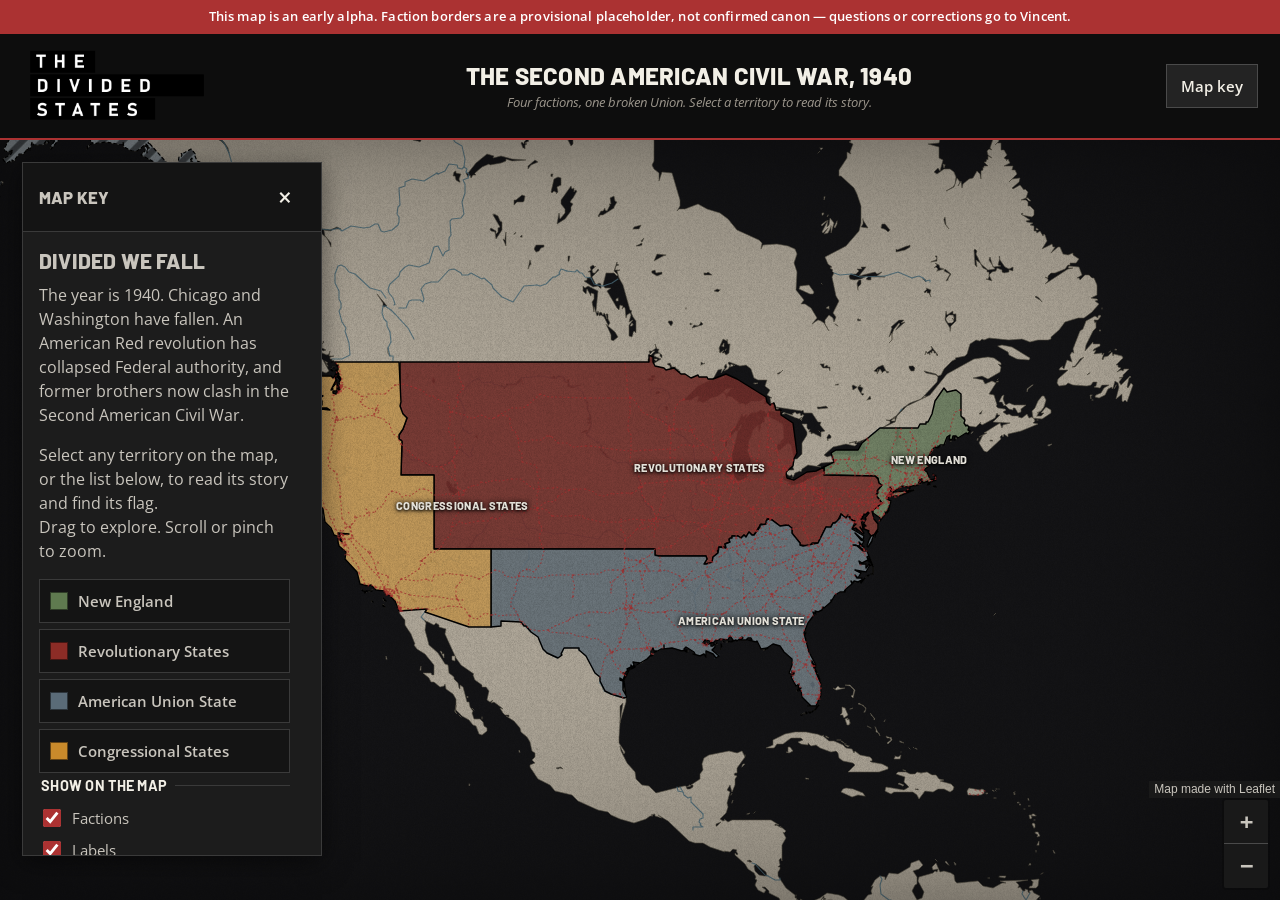
<file: map-alpha/index.html>
<!doctype html>
<html lang="en">
<head>
  <meta charset="utf-8">
  <meta name="viewport" content="width=device-width,initial-scale=1">
  <meta name="theme-color" content="#0a0a0a">
  <meta name="robots" content="noindex, nofollow">
  <title>The Divided States Map | The Second American Civil War, 1940</title>
  <meta name="description" content="An alpha interactive map of the Second American Civil War: the Revolutionary States, the American Union State, the Congressional States and loyalist New England, 1940.">
  <link rel="canonical" href="https://dividedstates-project.com/map-alpha/">
  <link rel="icon" href="../favicon.ico">
  <link href="https://fonts.googleapis.com/css2?family=Barlow:wght@600;700;800&family=Open+Sans:ital,wght@0,400;0,700;1,400&display=swap" rel="stylesheet">
  <link rel="stylesheet" href="vendor/leaflet.css">
  <link rel="stylesheet" href="atlas.css?v=3">
  <script defer src="vendor/leaflet.js"></script>
  <script defer src="atlas.js?v=3"></script>
</head>
<body>
  <!-- Animated diagonal fills for Alaska/Hawaii: nominally under a
       faction's flag but not part of the war. Defined once, referenced
       by id from atlas.js. -->
  <svg width="0" height="0" style="position:absolute" aria-hidden="true">
    <defs>
      <pattern id="hatch-affiliated-american-union-state" width="20" height="20" patternUnits="userSpaceOnUse">
        <rect width="20" height="20" fill="#3a434b"/>
        <path d="M-5,5 l10,-10 M0,20 l20,-20 M15,25 l10,-10" stroke="#7c8b96" stroke-width="8"/>
        <animateTransform attributeName="patternTransform" type="translate" from="0 0" to="20 20" dur="3.5s" repeatCount="indefinite"/>
      </pattern>
      <pattern id="hatch-affiliated-congressional-states" width="20" height="20" patternUnits="userSpaceOnUse">
        <rect width="20" height="20" fill="#7a5218"/>
        <path d="M-5,5 l10,-10 M0,20 l20,-20 M15,25 l10,-10" stroke="#d6a44c" stroke-width="8"/>
        <animateTransform attributeName="patternTransform" type="translate" from="0 0" to="20 20" dur="3.5s" repeatCount="indefinite"/>
      </pattern>
    </defs>
  </svg>
  <div id="alpha-banner" role="status">This map is an early alpha. Faction borders are a provisional placeholder, not confirmed canon &mdash; questions or corrections go to Vincent.</div>
  <header>
    <a class="brand-link" href="https://dividedstates-project.com/" aria-label="The Divided States home"><img src="../assets/logo.png" alt="The Divided States" width="1156" height="512"></a>
    <div class="atlas-title">
      <h1>The Second American Civil War, 1940</h1>
      <p>Four factions, one broken Union. Select a territory to read its story.</p>
    </div>
    <nav aria-label="Atlas controls"><button id="panel-toggle" type="button" aria-controls="panel" aria-expanded="true">Map key</button></nav>
  </header>
  <main>
    <div id="map" aria-label="Interactive map of the Divided States. Use arrow keys to pan and plus or minus to zoom."></div>
    <aside id="panel" aria-labelledby="panel-title">
      <div class="panel-heading"><h2 id="panel-title">Map key</h2><button id="panel-close" type="button" aria-label="Close map panel">&times;</button></div>
      <div class="panel-body">
        <section id="welcome" aria-labelledby="welcome-title">
          <h2 id="welcome-title">Divided We Fall</h2>
          <p>The year is 1940. Chicago and Washington have fallen. An American Red revolution has collapsed Federal authority, and former brothers now clash in the Second American Civil War.</p>
          <p>Select any territory on the map, or the list below, to read its story and find its flag.</p>
        </section>
        <section id="details" hidden aria-live="polite">
          <img id="detail-flag" hidden alt="">
          <a id="detail-flag-buy" class="flag-buy" href="https://flagmaker-print.com/collections/alt-history-flags" target="_blank" rel="noopener" hidden>Purchase a flag on Flagmaker &amp; Print <span aria-hidden="true">&#8599;</span></a>
          <h2 id="detail-name"></h2>
          <p id="detail-description"></p>
          <a id="detail-link" href="https://dividedstates-project.com/#divided">Read more about The Divided States <span aria-hidden="true">&#8599;</span></a>
        </section>
        <div id="key-content">
          <p>Drag to explore. Scroll or pinch to zoom.</p>
          <ul id="faction-list" class="faction-list" aria-label="Factions"></ul>
          <fieldset>
            <legend>Show on the map</legend>
            <label><input id="toggle-territories" type="checkbox" checked> Factions</label>
            <label><input id="toggle-labels" type="checkbox" checked> Labels</label>
            <label><input id="toggle-capitals" type="checkbox" checked> State capitals</label>
            <label><input id="toggle-roads" type="checkbox" checked> Major highways</label>
            <label><input id="toggle-water" type="checkbox" checked> Rivers</label>
          </fieldset>
          <a class="wiki" href="https://dividedstates-project.com/">Back to The Divided States</a>
        </div>
      </div>
    </aside>
  </main>
  <noscript>This map needs JavaScript for zooming and territory information.</noscript>
</body>
</html>
</file>
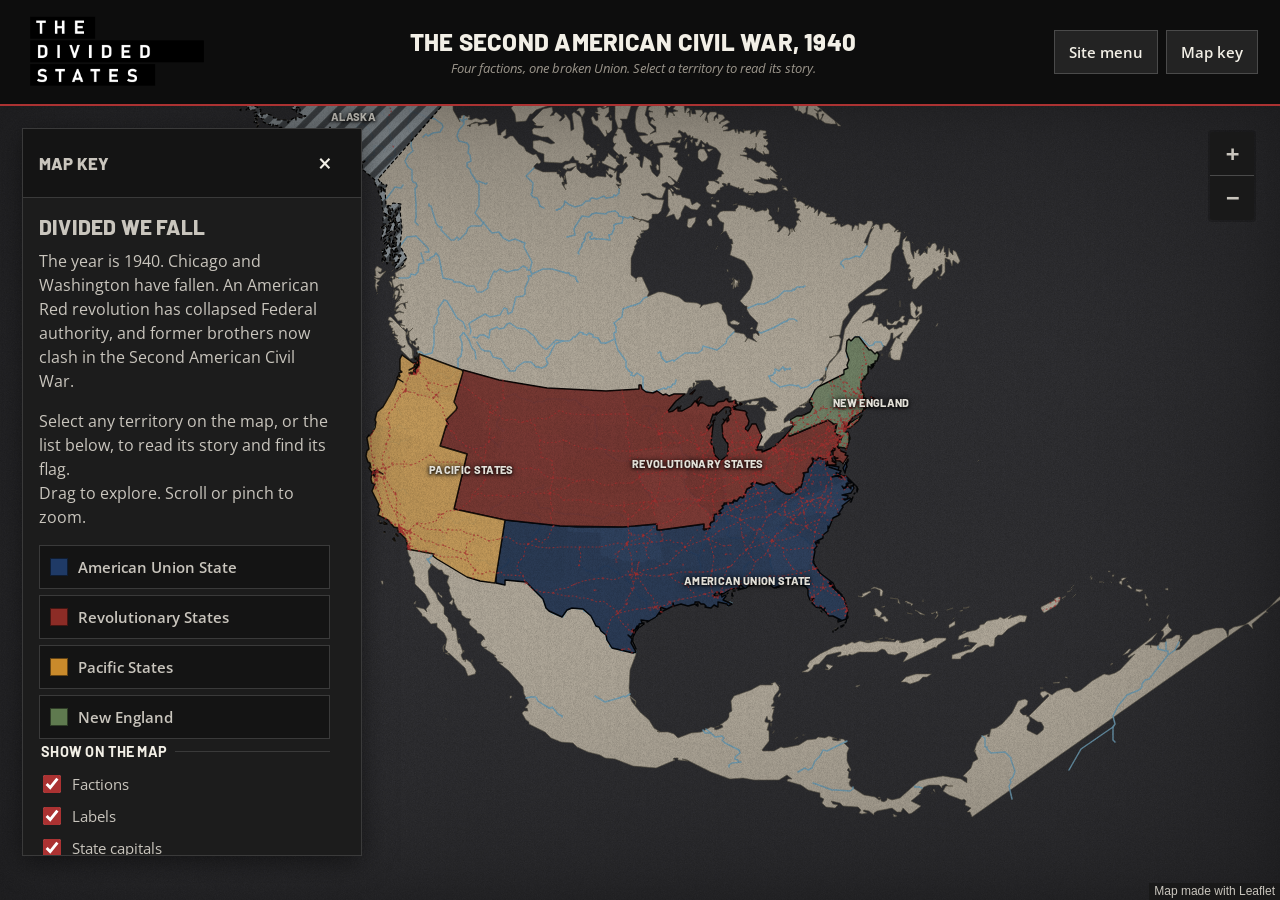
<file: world-map/index.html>
<!doctype html>
<html lang="en">
<head>
  <meta charset="utf-8">
  <meta name="viewport" content="width=device-width,initial-scale=1">
  <meta name="theme-color" content="#0a0a0a">
  <meta name="robots" content="index, follow">
  <title>Map of the Second American Civil War in 1940 | The Divided States</title>
  <meta name="description" content="Explore the interactive Divided States map: the American Union State, the Revolutionary States, the Pacific States and New England, 1940.">
  <link rel="canonical" href="https://dividedstates-project.com/world-map/">
  <link rel="icon" href="../favicon.ico">

  <!-- Open Graph / social -->
  <meta property="og:type" content="website">
  <meta property="og:site_name" content="The Divided States">
  <meta property="og:title" content="Map of the Second American Civil War in 1940 | The Divided States">
  <meta property="og:description" content="Explore the interactive Divided States map: the American Union State, the Revolutionary States, the Pacific States and New England, 1940.">
  <meta property="og:url" content="https://dividedstates-project.com/world-map/">
  <meta property="og:image" content="https://dividedstates-project.com/assets/social-preview.jpg">
  <meta name="twitter:card" content="summary_large_image">
  <meta name="twitter:site" content="@kaisercatcinema">
  <link href="https://fonts.googleapis.com/css2?family=Barlow:wght@600;700;800&family=Open+Sans:ital,wght@0,400;0,700;1,400&display=swap" rel="stylesheet">
  <link rel="stylesheet" href="vendor/leaflet.css">
  <link rel="stylesheet" href="atlas.css?v=13">
  <script defer src="vendor/leaflet.js"></script>
  <script defer src="atlas.js?v=15"></script>
</head>
<body>
  <!-- Animated diagonal fills for Alaska/Hawaii: nominally under a
       faction's flag but not part of the war. Defined once, referenced
       by id from atlas.js. -->
  <svg width="0" height="0" style="position:absolute" aria-hidden="true">
    <defs>
      <pattern id="hatch-affiliated-american-union-state" width="20" height="20" patternUnits="userSpaceOnUse">
        <rect width="20" height="20" fill="#3a434b"/>
        <path d="M-5,5 l10,-10 M0,20 l20,-20 M15,25 l10,-10" stroke="#7c8b96" stroke-width="8"/>
        <animateTransform attributeName="patternTransform" type="translate" from="0 0" to="20 20" dur="3.5s" repeatCount="indefinite"/>
      </pattern>
      <pattern id="hatch-affiliated-pacific-states" width="20" height="20" patternUnits="userSpaceOnUse">
        <rect width="20" height="20" fill="#7a5218"/>
        <path d="M-5,5 l10,-10 M0,20 l20,-20 M15,25 l10,-10" stroke="#d6a44c" stroke-width="8"/>
        <animateTransform attributeName="patternTransform" type="translate" from="0 0" to="20 20" dur="3.5s" repeatCount="indefinite"/>
      </pattern>
    </defs>
  </svg>
  <header>
    <a class="brand-link" href="https://dividedstates-project.com/" target="_blank" rel="noopener" aria-label="The Divided States home"><img src="../assets/logo.png" alt="The Divided States" width="1156" height="512"></a>
    <div class="atlas-title">
      <h1>The Second American Civil War, 1940</h1>
      <p>Four factions, one broken Union. Select a territory to read its story.</p>
    </div>
    <nav aria-label="Atlas controls">
      <div class="site-menu-wrap">
        <button id="site-menu-toggle" type="button" aria-controls="site-menu" aria-expanded="false">Site menu</button>
        <ul id="site-menu" class="site-menu" hidden>
          <li><a href="https://dividedstates-project.com/" target="_blank" rel="noopener">Home</a></li>
          <li><a href="https://dividedstates-project.com/#episodes" target="_blank" rel="noopener">Episodes</a></li>
          <li><a href="https://dividedstates-project.com/#gallery" target="_blank" rel="noopener">Gallery</a></li>
          <li><a href="https://dividedstates-project.com/#projects" target="_blank" rel="noopener">Projects</a></li>
          <li><a href="https://dividedstates-project.com/#crew" target="_blank" rel="noopener">Crew</a></li>
          <li><a href="https://dividedstates-project.com/#contact" target="_blank" rel="noopener">Newsletter / Contact</a></li>
          <li><a href="https://dividedstates-project.com/#merchandise" target="_blank" rel="noopener">Merchandise</a></li>
        </ul>
      </div>
      <button id="panel-toggle" type="button" aria-controls="panel" aria-expanded="true">Map key</button>
    </nav>
  </header>
  <main>
    <div id="map" aria-label="Interactive map of the Divided States. Use arrow keys to pan and plus or minus to zoom."></div>
    <aside id="panel" aria-labelledby="panel-title">
      <div class="panel-heading"><h2 id="panel-title">Map key</h2><button id="panel-close" type="button" aria-label="Close map panel">&times;</button></div>
      <div class="panel-body">
        <section id="welcome" aria-labelledby="welcome-title">
          <h2 id="welcome-title">Divided We Fall</h2>
          <p>The year is 1940. Chicago and Washington have fallen. An American Red revolution has collapsed Federal authority, and former brothers now clash in the Second American Civil War.</p>
          <p>Select any territory on the map, or the list below, to read its story and find its flag.</p>
        </section>
        <section id="details" hidden aria-live="polite">
          <img id="detail-flag" hidden alt="">
          <a id="detail-flag-buy" class="flag-buy" href="https://flagmaker-print.com/collections/alt-history-flags" target="_blank" rel="noopener" hidden>Purchase this flag on Flagmaker &amp; Print <span aria-hidden="true">&#8599;</span></a>
          <h2 id="detail-name"></h2>
          <p id="detail-description"></p>
          <a id="detail-link" href="https://dividedstates-project.com/#divided" target="_blank" rel="noopener">Read more about The Divided States <span aria-hidden="true">&#8599;</span></a>
        </section>
        <div id="key-content">
          <p>Drag to explore. Scroll or pinch to zoom.</p>
          <ul id="faction-list" class="faction-list" aria-label="Factions"></ul>
          <fieldset>
            <legend>Show on the map</legend>
            <label><input id="toggle-territories" type="checkbox" checked> Factions</label>
            <label><input id="toggle-labels" type="checkbox" checked> Labels</label>
            <label><input id="toggle-capitals" type="checkbox" checked> State capitals</label>
            <label><input id="toggle-roads" type="checkbox" checked> Major highways</label>
            <label><input id="toggle-water" type="checkbox" checked> Rivers</label>
          </fieldset>
          <a class="wiki" href="https://dividedstates-project.com/" target="_blank" rel="noopener">Back to The Divided States</a>
        </div>
      </div>
    </aside>
  </main>
  <noscript>This map needs JavaScript for zooming and territory information.</noscript>
</body>
</html>
</file>
<file: map-alpha/vendor/leaflet.css>
/* required styles */

.leaflet-pane,
.leaflet-tile,
.leaflet-marker-icon,
.leaflet-marker-shadow,
.leaflet-tile-container,
.leaflet-pane > svg,
.leaflet-pane > canvas,
.leaflet-zoom-box,
.leaflet-image-layer,
.leaflet-layer {
	position: absolute;
	left: 0;
	top: 0;
	}
.leaflet-container {
	overflow: hidden;
	}
.leaflet-tile,
.leaflet-marker-icon,
.leaflet-marker-shadow {
	-webkit-user-select: none;
	   -moz-user-select: none;
	        user-select: none;
	  -webkit-user-drag: none;
	}
/* Prevents IE11 from highlighting tiles in blue */
.leaflet-tile::selection {
	background: transparent;
}
/* Safari renders non-retina tile on retina better with this, but Chrome is worse */
.leaflet-safari .leaflet-tile {
	image-rendering: -webkit-optimize-contrast;
	}
/* hack that prevents hw layers "stretching" when loading new tiles */
.leaflet-safari .leaflet-tile-container {
	width: 1600px;
	height: 1600px;
	-webkit-transform-origin: 0 0;
	}
.leaflet-marker-icon,
.leaflet-marker-shadow {
	display: block;
	}
/* .leaflet-container svg: reset svg max-width decleration shipped in Joomla! (joomla.org) 3.x */
/* .leaflet-container img: map is broken in FF if you have max-width: 100% on tiles */
.leaflet-container .leaflet-overlay-pane svg {
	max-width: none !important;
	max-height: none !important;
	}
.leaflet-container .leaflet-marker-pane img,
.leaflet-container .leaflet-shadow-pane img,
.leaflet-container .leaflet-tile-pane img,
.leaflet-container img.leaflet-image-layer,
.leaflet-container .leaflet-tile {
	max-width: none !important;
	max-height: none !important;
	width: auto;
	padding: 0;
	}

.leaflet-container img.leaflet-tile {
	/* See: https://bugs.chromium.org/p/chromium/issues/detail?id=600120 */
	mix-blend-mode: plus-lighter;
}

.leaflet-container.leaflet-touch-zoom {
	-ms-touch-action: pan-x pan-y;
	touch-action: pan-x pan-y;
	}
.leaflet-container.leaflet-touch-drag {
	-ms-touch-action: pinch-zoom;
	/* Fallback for FF which doesn't support pinch-zoom */
	touch-action: none;
	touch-action: pinch-zoom;
}
.leaflet-container.leaflet-touch-drag.leaflet-touch-zoom {
	-ms-touch-action: none;
	touch-action: none;
}
.leaflet-container {
	-webkit-tap-highlight-color: transparent;
}
.leaflet-container a {
	-webkit-tap-highlight-color: rgba(51, 181, 229, 0.4);
}
.leaflet-tile {
	filter: inherit;
	visibility: hidden;
	}
.leaflet-tile-loaded {
	visibility: inherit;
	}
.leaflet-zoom-box {
	width: 0;
	height: 0;
	-moz-box-sizing: border-box;
	     box-sizing: border-box;
	z-index: 800;
	}
/* workaround for https://bugzilla.mozilla.org/show_bug.cgi?id=888319 */
.leaflet-overlay-pane svg {
	-moz-user-select: none;
	}

.leaflet-pane         { z-index: 400; }

.leaflet-tile-pane    { z-index: 200; }
.leaflet-overlay-pane { z-index: 400; }
.leaflet-shadow-pane  { z-index: 500; }
.leaflet-marker-pane  { z-index: 600; }
.leaflet-tooltip-pane   { z-index: 650; }
.leaflet-popup-pane   { z-index: 700; }

.leaflet-map-pane canvas { z-index: 100; }
.leaflet-map-pane svg    { z-index: 200; }

.leaflet-vml-shape {
	width: 1px;
	height: 1px;
	}
.lvml {
	behavior: url(#default#VML);
	display: inline-block;
	position: absolute;
	}


/* control positioning */

.leaflet-control {
	position: relative;
	z-index: 800;
	pointer-events: visiblePainted; /* IE 9-10 doesn't have auto */
	pointer-events: auto;
	}
.leaflet-top,
.leaflet-bottom {
	position: absolute;
	z-index: 1000;
	pointer-events: none;
	}
.leaflet-top {
	top: 0;
	}
.leaflet-right {
	right: 0;
	}
.leaflet-bottom {
	bottom: 0;
	}
.leaflet-left {
	left: 0;
	}
.leaflet-control {
	float: left;
	clear: both;
	}
.leaflet-right .leaflet-control {
	float: right;
	}
.leaflet-top .leaflet-control {
	margin-top: 10px;
	}
.leaflet-bottom .leaflet-control {
	margin-bottom: 10px;
	}
.leaflet-left .leaflet-control {
	margin-left: 10px;
	}
.leaflet-right .leaflet-control {
	margin-right: 10px;
	}


/* zoom and fade animations */

.leaflet-fade-anim .leaflet-popup {
	opacity: 0;
	-webkit-transition: opacity 0.2s linear;
	   -moz-transition: opacity 0.2s linear;
	        transition: opacity 0.2s linear;
	}
.leaflet-fade-anim .leaflet-map-pane .leaflet-popup {
	opacity: 1;
	}
.leaflet-zoom-animated {
	-webkit-transform-origin: 0 0;
	    -ms-transform-origin: 0 0;
	        transform-origin: 0 0;
	}
svg.leaflet-zoom-animated {
	will-change: transform;
}

.leaflet-zoom-anim .leaflet-zoom-animated {
	-webkit-transition: -webkit-transform 0.25s cubic-bezier(0,0,0.25,1);
	   -moz-transition:    -moz-transform 0.25s cubic-bezier(0,0,0.25,1);
	        transition:         transform 0.25s cubic-bezier(0,0,0.25,1);
	}
.leaflet-zoom-anim .leaflet-tile,
.leaflet-pan-anim .leaflet-tile {
	-webkit-transition: none;
	   -moz-transition: none;
	        transition: none;
	}

.leaflet-zoom-anim .leaflet-zoom-hide {
	visibility: hidden;
	}


/* cursors */

.leaflet-interactive {
	cursor: pointer;
	}
.leaflet-grab {
	cursor: -webkit-grab;
	cursor:    -moz-grab;
	cursor:         grab;
	}
.leaflet-crosshair,
.leaflet-crosshair .leaflet-interactive {
	cursor: crosshair;
	}
.leaflet-popup-pane,
.leaflet-control {
	cursor: auto;
	}
.leaflet-dragging .leaflet-grab,
.leaflet-dragging .leaflet-grab .leaflet-interactive,
.leaflet-dragging .leaflet-marker-draggable {
	cursor: move;
	cursor: -webkit-grabbing;
	cursor:    -moz-grabbing;
	cursor:         grabbing;
	}

/* marker & overlays interactivity */
.leaflet-marker-icon,
.leaflet-marker-shadow,
.leaflet-image-layer,
.leaflet-pane > svg path,
.leaflet-tile-container {
	pointer-events: none;
	}

.leaflet-marker-icon.leaflet-interactive,
.leaflet-image-layer.leaflet-interactive,
.leaflet-pane > svg path.leaflet-interactive,
svg.leaflet-image-layer.leaflet-interactive path {
	pointer-events: visiblePainted; /* IE 9-10 doesn't have auto */
	pointer-events: auto;
	}

/* visual tweaks */

.leaflet-container {
	background: #ddd;
	outline-offset: 1px;
	}
.leaflet-container a {
	color: #0078A8;
	}
.leaflet-zoom-box {
	border: 2px dotted #38f;
	background: rgba(255,255,255,0.5);
	}


/* general typography */
.leaflet-container {
	font-family: "Helvetica Neue", Arial, Helvetica, sans-serif;
	font-size: 12px;
	font-size: 0.75rem;
	line-height: 1.5;
	}


/* general toolbar styles */

.leaflet-bar {
	box-shadow: 0 1px 5px rgba(0,0,0,0.65);
	border-radius: 4px;
	}
.leaflet-bar a {
	background-color: #fff;
	border-bottom: 1px solid #ccc;
	width: 26px;
	height: 26px;
	line-height: 26px;
	display: block;
	text-align: center;
	text-decoration: none;
	color: black;
	}
.leaflet-bar a,
.leaflet-control-layers-toggle {
	background-position: 50% 50%;
	background-repeat: no-repeat;
	display: block;
	}
.leaflet-bar a:hover,
.leaflet-bar a:focus {
	background-color: #f4f4f4;
	}
.leaflet-bar a:first-child {
	border-top-left-radius: 4px;
	border-top-right-radius: 4px;
	}
.leaflet-bar a:last-child {
	border-bottom-left-radius: 4px;
	border-bottom-right-radius: 4px;
	border-bottom: none;
	}
.leaflet-bar a.leaflet-disabled {
	cursor: default;
	background-color: #f4f4f4;
	color: #bbb;
	}

.leaflet-touch .leaflet-bar a {
	width: 30px;
	height: 30px;
	line-height: 30px;
	}
.leaflet-touch .leaflet-bar a:first-child {
	border-top-left-radius: 2px;
	border-top-right-radius: 2px;
	}
.leaflet-touch .leaflet-bar a:last-child {
	border-bottom-left-radius: 2px;
	border-bottom-right-radius: 2px;
	}

/* zoom control */

.leaflet-control-zoom-in,
.leaflet-control-zoom-out {
	font: bold 18px 'Lucida Console', Monaco, monospace;
	text-indent: 1px;
	}

.leaflet-touch .leaflet-control-zoom-in, .leaflet-touch .leaflet-control-zoom-out  {
	font-size: 22px;
	}


/* layers control */

.leaflet-control-layers {
	box-shadow: 0 1px 5px rgba(0,0,0,0.4);
	background: #fff;
	border-radius: 5px;
	}
.leaflet-control-layers-toggle {
	background-image: url(images/layers.png);
	width: 36px;
	height: 36px;
	}
.leaflet-retina .leaflet-control-layers-toggle {
	background-image: url(images/layers-2x.png);
	background-size: 26px 26px;
	}
.leaflet-touch .leaflet-control-layers-toggle {
	width: 44px;
	height: 44px;
	}
.leaflet-control-layers .leaflet-control-layers-list,
.leaflet-control-layers-expanded .leaflet-control-layers-toggle {
	display: none;
	}
.leaflet-control-layers-expanded .leaflet-control-layers-list {
	display: block;
	position: relative;
	}
.leaflet-control-layers-expanded {
	padding: 6px 10px 6px 6px;
	color: #333;
	background: #fff;
	}
.leaflet-control-layers-scrollbar {
	overflow-y: scroll;
	overflow-x: hidden;
	padding-right: 5px;
	}
.leaflet-control-layers-selector {
	margin-top: 2px;
	position: relative;
	top: 1px;
	}
.leaflet-control-layers label {
	display: block;
	font-size: 13px;
	font-size: 1.08333em;
	}
.leaflet-control-layers-separator {
	height: 0;
	border-top: 1px solid #ddd;
	margin: 5px -10px 5px -6px;
	}

/* Default icon URLs */
.leaflet-default-icon-path { /* used only in path-guessing heuristic, see L.Icon.Default */
	background-image: url(images/marker-icon.png);
	}


/* attribution and scale controls */

.leaflet-container .leaflet-control-attribution {
	background: #fff;
	background: rgba(255, 255, 255, 0.8);
	margin: 0;
	}
.leaflet-control-attribution,
.leaflet-control-scale-line {
	padding: 0 5px;
	color: #333;
	line-height: 1.4;
	}
.leaflet-control-attribution a {
	text-decoration: none;
	}
.leaflet-control-attribution a:hover,
.leaflet-control-attribution a:focus {
	text-decoration: underline;
	}
.leaflet-attribution-flag {
	display: inline !important;
	vertical-align: baseline !important;
	width: 1em;
	height: 0.6669em;
	}
.leaflet-left .leaflet-control-scale {
	margin-left: 5px;
	}
.leaflet-bottom .leaflet-control-scale {
	margin-bottom: 5px;
	}
.leaflet-control-scale-line {
	border: 2px solid #777;
	border-top: none;
	line-height: 1.1;
	padding: 2px 5px 1px;
	white-space: nowrap;
	-moz-box-sizing: border-box;
	     box-sizing: border-box;
	background: rgba(255, 255, 255, 0.8);
	text-shadow: 1px 1px #fff;
	}
.leaflet-control-scale-line:not(:first-child) {
	border-top: 2px solid #777;
	border-bottom: none;
	margin-top: -2px;
	}
.leaflet-control-scale-line:not(:first-child):not(:last-child) {
	border-bottom: 2px solid #777;
	}

.leaflet-touch .leaflet-control-attribution,
.leaflet-touch .leaflet-control-layers,
.leaflet-touch .leaflet-bar {
	box-shadow: none;
	}
.leaflet-touch .leaflet-control-layers,
.leaflet-touch .leaflet-bar {
	border: 2px solid rgba(0,0,0,0.2);
	background-clip: padding-box;
	}


/* popup */

.leaflet-popup {
	position: absolute;
	text-align: center;
	margin-bottom: 20px;
	}
.leaflet-popup-content-wrapper {
	padding: 1px;
	text-align: left;
	border-radius: 12px;
	}
.leaflet-popup-content {
	margin: 13px 24px 13px 20px;
	line-height: 1.3;
	font-size: 13px;
	font-size: 1.08333em;
	min-height: 1px;
	}
.leaflet-popup-content p {
	margin: 17px 0;
	margin: 1.3em 0;
	}
.leaflet-popup-tip-container {
	width: 40px;
	height: 20px;
	position: absolute;
	left: 50%;
	margin-top: -1px;
	margin-left: -20px;
	overflow: hidden;
	pointer-events: none;
	}
.leaflet-popup-tip {
	width: 17px;
	height: 17px;
	padding: 1px;

	margin: -10px auto 0;
	pointer-events: auto;

	-webkit-transform: rotate(45deg);
	   -moz-transform: rotate(45deg);
	    -ms-transform: rotate(45deg);
	        transform: rotate(45deg);
	}
.leaflet-popup-content-wrapper,
.leaflet-popup-tip {
	background: white;
	color: #333;
	box-shadow: 0 3px 14px rgba(0,0,0,0.4);
	}
.leaflet-container a.leaflet-popup-close-button {
	position: absolute;
	top: 0;
	right: 0;
	border: none;
	text-align: center;
	width: 24px;
	height: 24px;
	font: 16px/24px Tahoma, Verdana, sans-serif;
	color: #757575;
	text-decoration: none;
	background: transparent;
	}
.leaflet-container a.leaflet-popup-close-button:hover,
.leaflet-container a.leaflet-popup-close-button:focus {
	color: #585858;
	}
.leaflet-popup-scrolled {
	overflow: auto;
	}

.leaflet-oldie .leaflet-popup-content-wrapper {
	-ms-zoom: 1;
	}
.leaflet-oldie .leaflet-popup-tip {
	width: 24px;
	margin: 0 auto;

	-ms-filter: "progid:DXImageTransform.Microsoft.Matrix(M11=0.70710678, M12=0.70710678, M21=-0.70710678, M22=0.70710678)";
	filter: progid:DXImageTransform.Microsoft.Matrix(M11=0.70710678, M12=0.70710678, M21=-0.70710678, M22=0.70710678);
	}

.leaflet-oldie .leaflet-control-zoom,
.leaflet-oldie .leaflet-control-layers,
.leaflet-oldie .leaflet-popup-content-wrapper,
.leaflet-oldie .leaflet-popup-tip {
	border: 1px solid #999;
	}


/* div icon */

.leaflet-div-icon {
	background: #fff;
	border: 1px solid #666;
	}


/* Tooltip */
/* Base styles for the element that has a tooltip */
.leaflet-tooltip {
	position: absolute;
	padding: 6px;
	background-color: #fff;
	border: 1px solid #fff;
	border-radius: 3px;
	color: #222;
	white-space: nowrap;
	-webkit-user-select: none;
	-moz-user-select: none;
	-ms-user-select: none;
	user-select: none;
	pointer-events: none;
	box-shadow: 0 1px 3px rgba(0,0,0,0.4);
	}
.leaflet-tooltip.leaflet-interactive {
	cursor: pointer;
	pointer-events: auto;
	}
.leaflet-tooltip-top:before,
.leaflet-tooltip-bottom:before,
.leaflet-tooltip-left:before,
.leaflet-tooltip-right:before {
	position: absolute;
	pointer-events: none;
	border: 6px solid transparent;
	background: transparent;
	content: "";
	}

/* Directions */

.leaflet-tooltip-bottom {
	margin-top: 6px;
}
.leaflet-tooltip-top {
	margin-top: -6px;
}
.leaflet-tooltip-bottom:before,
.leaflet-tooltip-top:before {
	left: 50%;
	margin-left: -6px;
	}
.leaflet-tooltip-top:before {
	bottom: 0;
	margin-bottom: -12px;
	border-top-color: #fff;
	}
.leaflet-tooltip-bottom:before {
	top: 0;
	margin-top: -12px;
	margin-left: -6px;
	border-bottom-color: #fff;
	}
.leaflet-tooltip-left {
	margin-left: -6px;
}
.leaflet-tooltip-right {
	margin-left: 6px;
}
.leaflet-tooltip-left:before,
.leaflet-tooltip-right:before {
	top: 50%;
	margin-top: -6px;
	}
.leaflet-tooltip-left:before {
	right: 0;
	margin-right: -12px;
	border-left-color: #fff;
	}
.leaflet-tooltip-right:before {
	left: 0;
	margin-left: -12px;
	border-right-color: #fff;
	}

/* Printing */

@media print {
	/* Prevent printers from removing background-images of controls. */
	.leaflet-control {
		-webkit-print-color-adjust: exact;
		print-color-adjust: exact;
		}
	}
</file>
<file: map-alpha/atlas.css>
:root{--background:#050505;--surface:#161616;--panel:#1c1c1c;--text:#c9c5bd;--heading:#f2efe6;--accent:#ab3232;--line:#3a3a3a;--body-font:"Open Sans",Arial,sans-serif;--display-font:Barlow,Arial,sans-serif}
*{box-sizing:border-box}
body{margin:0;color:var(--text);font:16px/1.5 var(--body-font);height:100dvh;display:flex;flex-direction:column;background:var(--background)}
::selection{background:var(--accent);color:#fff}
[hidden]{display:none!important}
#alpha-banner{flex:none;background:var(--accent);color:#fff;text-align:center;font:600 .8rem/1.4 var(--body-font);padding:8px 16px;letter-spacing:.01em;z-index:1001}
header{display:flex;align-items:center;justify-content:space-between;gap:1rem;padding:10px 22px;background:#0d0d0d;color:var(--heading);border-bottom:2px solid var(--accent);z-index:1000}
.brand-link{display:block;flex:none}
.brand-link img{display:block;width:190px;height:auto}
h1{font:800 clamp(1rem,2vw,1.5rem) var(--display-font);letter-spacing:.01em;margin:0;text-transform:uppercase}
h2{font:800 1.3rem var(--display-font);letter-spacing:.01em;margin:0 0 .6rem;text-transform:uppercase}
.atlas-title{display:flex;flex-direction:column;align-items:center;gap:.15rem;text-align:center}
.atlas-title p{margin:0;font:italic 400 .82rem var(--body-font);color:#9c968c}
nav{display:flex;gap:8px}
button,input,select{font:600 .95rem var(--body-font)}
button{padding:9px 14px;min-height:44px;cursor:pointer;color:var(--heading);border:1px solid #4a4a4a;background:#232323}
button:hover{background:#2d2d2d}
a{color:#e6a24a;text-underline-offset:3px}
a:hover{color:#f2b968}
:focus-visible{outline:3px solid var(--accent);outline-offset:3px}
main{position:relative;flex:1;min-height:0;overflow:hidden}

/* --- The retro newsreel map surface --- */
/* Very dark sea, so the brighter land (and the coloured factions on top
   of it) actually pops -- the reference newsreel stills are black ocean,
   light-grey continents, not two shades of the same mud tone. */
#map{position:absolute;inset:0;background:#121214}
#map .leaflet-container{background:#121214}
/* film grain + vignette + faint scanlines, layered above the vector map,
   below the Leaflet panes' own z-index range (which start around 400/600) */
#map::before{content:'';position:absolute;inset:0;z-index:390;pointer-events:none;
  background-image:url("data:image/svg+xml,%3Csvg xmlns='http://www.w3.org/2000/svg' width='160' height='160' viewBox='0 0 160 160'%3E%3Cfilter id='g'%3E%3CfeTurbulence type='fractalNoise' baseFrequency='.9' numOctaves='4' stitchTiles='stitch'/%3E%3CfeColorMatrix type='saturate' values='0'/%3E%3CfeComponentTransfer%3E%3CfeFuncA type='table' tableValues='0 .5'/%3E%3C/feComponentTransfer%3E%3C/filter%3E%3Crect width='100%25' height='100%25' filter='url(%23g)' opacity='.5'/%3E%3C/svg%3E");
  background-repeat:repeat;background-size:160px 160px;mix-blend-mode:overlay;opacity:.85}
/* Messy inked-paper fibre, not CRT scanlines: directional turbulence
   (different x/y frequencies) reads as streaky fibre grain rather than
   uniform cloud noise, multiply-blended so it darkens unevenly like ink
   soaking into paper instead of washing the map out. */
#map::after{content:'';position:absolute;inset:0;z-index:440;pointer-events:none;
  box-shadow:inset 0 0 22vw #000000cc,inset 0 0 4vw #00000080;
  background-image:url("data:image/svg+xml,%3Csvg xmlns='http://www.w3.org/2000/svg' width='240' height='240' viewBox='0 0 240 240'%3E%3Cfilter id='f'%3E%3CfeTurbulence type='turbulence' baseFrequency='0.9 0.3' numOctaves='3' seed='7' stitchTiles='stitch'/%3E%3CfeColorMatrix type='saturate' values='0'/%3E%3CfeComponentTransfer%3E%3CfeFuncA type='table' tableValues='0 .5 .05 .4'/%3E%3C/feComponentTransfer%3E%3C/filter%3E%3Crect width='100%25' height='100%25' filter='url(%23f)'/%3E%3C/svg%3E");
  background-repeat:repeat;background-size:240px 240px;mix-blend-mode:multiply;opacity:.5}
.faction-fill{stroke:#0a0a0a;stroke-width:1.4;fill-opacity:.9;filter:saturate(.6) contrast(1.1) brightness(1.08)}
.faction-fill.is-affiliated{stroke-dasharray:3 3;stroke-width:1.2}
.faction-fill:hover,.faction-fill.is-selected{stroke:#f2efe6;stroke-width:2.4;fill-opacity:1}
.leaflet-interactive:focus{outline:none;stroke:#f2efe6;stroke-width:3}
.land-base{fill:#b3ab9c;stroke:#5c5648;stroke-width:.6;fill-opacity:1}
.river-line{fill:none;stroke:#4a6b7a;stroke-width:1.1;stroke-linecap:round;opacity:.85}
.road-line{fill:none;stroke:#ab3232;stroke-width:1.1;stroke-linecap:round;opacity:.75;stroke-dasharray:1 3}
.capital-dot{background:none;border:0;pointer-events:none!important}
.capital-mark{display:flex;align-items:center;gap:3px;white-space:nowrap;pointer-events:none;opacity:.6}
.capital-mark::before{content:'\25C6';font-size:6px;line-height:1;color:#f2efe6;text-shadow:0 0 2px #000}
.capital-mark span{font:600 8px/1 var(--body-font);letter-spacing:.02em;color:#f2efe6;text-shadow:0 1px 2px #000,0 0 3px #000}

.territory-tooltip{background:#111;border:1px solid #4a4a4a;color:var(--heading);box-shadow:0 3px 16px #00000080;padding:8px 12px;white-space:normal;min-width:140px;max-width:220px;font:15px/1.3 var(--body-font)}
.territory-tooltip strong{display:block;font:800 15px var(--display-font);text-transform:uppercase;letter-spacing:.02em}
.territory-tooltip::before{display:none}
.leaflet-control-zoom a,.leaflet-control-attribution{background:#191919!important;color:#c9c5bd!important;border-color:#4a4a4a!important}
.leaflet-control-zoom a{width:44px!important;height:44px!important;line-height:44px!important}
.leaflet-control-attribution a{color:#e6a24a}
.leaflet-top.leaflet-right{top:14px;right:14px}

.state-label{background:none;border:0;pointer-events:none!important}
.state-label-text{color:#f2efe6;font:800 11px/1.1 var(--display-font);letter-spacing:.03em;text-transform:uppercase;text-shadow:0 1px 3px #000,0 0 6px #000;white-space:nowrap;pointer-events:none}

/* --- Info panel --- */
#panel{position:absolute;left:22px;top:22px;width:300px;max-height:calc(100% - 66px);
  display:flex;flex-direction:column;padding:0;overflow:hidden;z-index:800;
  background:var(--panel);border:1px solid var(--line);box-shadow:0 6px 26px #00000080}
.panel-heading{display:flex;align-items:center;justify-content:space-between;gap:12px;flex:none;
  padding:12px 16px;border-bottom:1px solid var(--line);background:#141414}
.panel-heading h2{margin:0;font-size:1.05rem}
.panel-heading button{flex:none;padding:0;width:40px;font-size:1.5rem;line-height:1;border:0;background:transparent;color:var(--heading)}
.panel-body{padding:16px;overflow-y:auto;overscroll-behavior:contain;min-height:0;scrollbar-gutter:stable}
#panel.panel-collapsed{max-height:none}
#panel.panel-collapsed .panel-body{display:none}
.panel-body p{margin:0 0 1rem}
#welcome p:last-child{margin-bottom:0}
fieldset{border:0;border-top:1px solid var(--line);padding:12px 0;margin:0}
legend{font:700 .9rem var(--display-font);text-transform:uppercase;letter-spacing:.02em;padding-right:8px;color:var(--heading)}
label{display:flex;align-items:center;gap:8px;margin:0 0 8px;font-size:.92rem}
input[type=checkbox]{accent-color:var(--accent);width:18px;height:18px}

.faction-list{list-style:none;margin:0 0 4px;padding:0;display:flex;flex-direction:column;gap:6px}
.faction-list button{display:flex;align-items:center;gap:10px;width:100%;padding:8px 10px;text-align:left;
  background:#141414;border:1px solid var(--line);color:var(--text)}
.faction-list button:hover{background:#1f1f1f}
.faction-swatch{flex:none;width:18px;height:18px;border:1px solid #00000080}

#details{margin:0 0 18px;padding:0 0 18px;border-bottom:1px solid var(--line)}
#detail-name{font-size:1.15rem}
.flag-buy{display:inline-block;margin:0 0 12px;font:600 .82rem var(--body-font);color:#e6a24a;text-decoration:none;border-bottom:1px dotted #e6a24a}
.flag-buy:hover{color:#f2b968;border-color:#f2b968}
#detail-flag{display:block;width:120px;height:72px;object-fit:cover;margin-bottom:10px;border:1px solid var(--line);box-shadow:0 2px 10px #00000080}
#detail-link{display:inline-block;margin-top:2px;font-size:.9rem}
.wiki{display:block;margin-top:18px;font:600 .95rem var(--body-font)}

@media(max-width:760px){
  #alpha-banner{font-size:.7rem;padding:6px 10px}
  header{padding:8px 12px;gap:8px;flex-wrap:wrap}
  .brand-link img{width:96px}
  h1{font-size:.9rem}
  .atlas-title p{display:none}
  nav{width:100%;justify-content:flex-end}
  #panel{left:10px;right:10px;top:auto;bottom:14px;width:auto;max-height:min(50%,24rem)}
  .panel-body{font-size:15px;padding:12px 16px}
}
@media(hover:none){.territory-tooltip{display:none!important}}
</file>
<file: world-map/vendor/leaflet.css>
/* required styles */

.leaflet-pane,
.leaflet-tile,
.leaflet-marker-icon,
.leaflet-marker-shadow,
.leaflet-tile-container,
.leaflet-pane > svg,
.leaflet-pane > canvas,
.leaflet-zoom-box,
.leaflet-image-layer,
.leaflet-layer {
	position: absolute;
	left: 0;
	top: 0;
	}
.leaflet-container {
	overflow: hidden;
	}
.leaflet-tile,
.leaflet-marker-icon,
.leaflet-marker-shadow {
	-webkit-user-select: none;
	   -moz-user-select: none;
	        user-select: none;
	  -webkit-user-drag: none;
	}
/* Prevents IE11 from highlighting tiles in blue */
.leaflet-tile::selection {
	background: transparent;
}
/* Safari renders non-retina tile on retina better with this, but Chrome is worse */
.leaflet-safari .leaflet-tile {
	image-rendering: -webkit-optimize-contrast;
	}
/* hack that prevents hw layers "stretching" when loading new tiles */
.leaflet-safari .leaflet-tile-container {
	width: 1600px;
	height: 1600px;
	-webkit-transform-origin: 0 0;
	}
.leaflet-marker-icon,
.leaflet-marker-shadow {
	display: block;
	}
/* .leaflet-container svg: reset svg max-width decleration shipped in Joomla! (joomla.org) 3.x */
/* .leaflet-container img: map is broken in FF if you have max-width: 100% on tiles */
.leaflet-container .leaflet-overlay-pane svg {
	max-width: none !important;
	max-height: none !important;
	}
.leaflet-container .leaflet-marker-pane img,
.leaflet-container .leaflet-shadow-pane img,
.leaflet-container .leaflet-tile-pane img,
.leaflet-container img.leaflet-image-layer,
.leaflet-container .leaflet-tile {
	max-width: none !important;
	max-height: none !important;
	width: auto;
	padding: 0;
	}

.leaflet-container img.leaflet-tile {
	/* See: https://bugs.chromium.org/p/chromium/issues/detail?id=600120 */
	mix-blend-mode: plus-lighter;
}

.leaflet-container.leaflet-touch-zoom {
	-ms-touch-action: pan-x pan-y;
	touch-action: pan-x pan-y;
	}
.leaflet-container.leaflet-touch-drag {
	-ms-touch-action: pinch-zoom;
	/* Fallback for FF which doesn't support pinch-zoom */
	touch-action: none;
	touch-action: pinch-zoom;
}
.leaflet-container.leaflet-touch-drag.leaflet-touch-zoom {
	-ms-touch-action: none;
	touch-action: none;
}
.leaflet-container {
	-webkit-tap-highlight-color: transparent;
}
.leaflet-container a {
	-webkit-tap-highlight-color: rgba(51, 181, 229, 0.4);
}
.leaflet-tile {
	filter: inherit;
	visibility: hidden;
	}
.leaflet-tile-loaded {
	visibility: inherit;
	}
.leaflet-zoom-box {
	width: 0;
	height: 0;
	-moz-box-sizing: border-box;
	     box-sizing: border-box;
	z-index: 800;
	}
/* workaround for https://bugzilla.mozilla.org/show_bug.cgi?id=888319 */
.leaflet-overlay-pane svg {
	-moz-user-select: none;
	}

.leaflet-pane         { z-index: 400; }

.leaflet-tile-pane    { z-index: 200; }
.leaflet-overlay-pane { z-index: 400; }
.leaflet-shadow-pane  { z-index: 500; }
.leaflet-marker-pane  { z-index: 600; }
.leaflet-tooltip-pane   { z-index: 650; }
.leaflet-popup-pane   { z-index: 700; }

.leaflet-map-pane canvas { z-index: 100; }
.leaflet-map-pane svg    { z-index: 200; }

.leaflet-vml-shape {
	width: 1px;
	height: 1px;
	}
.lvml {
	behavior: url(#default#VML);
	display: inline-block;
	position: absolute;
	}


/* control positioning */

.leaflet-control {
	position: relative;
	z-index: 800;
	pointer-events: visiblePainted; /* IE 9-10 doesn't have auto */
	pointer-events: auto;
	}
.leaflet-top,
.leaflet-bottom {
	position: absolute;
	z-index: 1000;
	pointer-events: none;
	}
.leaflet-top {
	top: 0;
	}
.leaflet-right {
	right: 0;
	}
.leaflet-bottom {
	bottom: 0;
	}
.leaflet-left {
	left: 0;
	}
.leaflet-control {
	float: left;
	clear: both;
	}
.leaflet-right .leaflet-control {
	float: right;
	}
.leaflet-top .leaflet-control {
	margin-top: 10px;
	}
.leaflet-bottom .leaflet-control {
	margin-bottom: 10px;
	}
.leaflet-left .leaflet-control {
	margin-left: 10px;
	}
.leaflet-right .leaflet-control {
	margin-right: 10px;
	}


/* zoom and fade animations */

.leaflet-fade-anim .leaflet-popup {
	opacity: 0;
	-webkit-transition: opacity 0.2s linear;
	   -moz-transition: opacity 0.2s linear;
	        transition: opacity 0.2s linear;
	}
.leaflet-fade-anim .leaflet-map-pane .leaflet-popup {
	opacity: 1;
	}
.leaflet-zoom-animated {
	-webkit-transform-origin: 0 0;
	    -ms-transform-origin: 0 0;
	        transform-origin: 0 0;
	}
svg.leaflet-zoom-animated {
	will-change: transform;
}

.leaflet-zoom-anim .leaflet-zoom-animated {
	-webkit-transition: -webkit-transform 0.25s cubic-bezier(0,0,0.25,1);
	   -moz-transition:    -moz-transform 0.25s cubic-bezier(0,0,0.25,1);
	        transition:         transform 0.25s cubic-bezier(0,0,0.25,1);
	}
.leaflet-zoom-anim .leaflet-tile,
.leaflet-pan-anim .leaflet-tile {
	-webkit-transition: none;
	   -moz-transition: none;
	        transition: none;
	}

.leaflet-zoom-anim .leaflet-zoom-hide {
	visibility: hidden;
	}


/* cursors */

.leaflet-interactive {
	cursor: pointer;
	}
.leaflet-grab {
	cursor: -webkit-grab;
	cursor:    -moz-grab;
	cursor:         grab;
	}
.leaflet-crosshair,
.leaflet-crosshair .leaflet-interactive {
	cursor: crosshair;
	}
.leaflet-popup-pane,
.leaflet-control {
	cursor: auto;
	}
.leaflet-dragging .leaflet-grab,
.leaflet-dragging .leaflet-grab .leaflet-interactive,
.leaflet-dragging .leaflet-marker-draggable {
	cursor: move;
	cursor: -webkit-grabbing;
	cursor:    -moz-grabbing;
	cursor:         grabbing;
	}

/* marker & overlays interactivity */
.leaflet-marker-icon,
.leaflet-marker-shadow,
.leaflet-image-layer,
.leaflet-pane > svg path,
.leaflet-tile-container {
	pointer-events: none;
	}

.leaflet-marker-icon.leaflet-interactive,
.leaflet-image-layer.leaflet-interactive,
.leaflet-pane > svg path.leaflet-interactive,
svg.leaflet-image-layer.leaflet-interactive path {
	pointer-events: visiblePainted; /* IE 9-10 doesn't have auto */
	pointer-events: auto;
	}

/* visual tweaks */

.leaflet-container {
	background: #ddd;
	outline-offset: 1px;
	}
.leaflet-container a {
	color: #0078A8;
	}
.leaflet-zoom-box {
	border: 2px dotted #38f;
	background: rgba(255,255,255,0.5);
	}


/* general typography */
.leaflet-container {
	font-family: "Helvetica Neue", Arial, Helvetica, sans-serif;
	font-size: 12px;
	font-size: 0.75rem;
	line-height: 1.5;
	}


/* general toolbar styles */

.leaflet-bar {
	box-shadow: 0 1px 5px rgba(0,0,0,0.65);
	border-radius: 4px;
	}
.leaflet-bar a {
	background-color: #fff;
	border-bottom: 1px solid #ccc;
	width: 26px;
	height: 26px;
	line-height: 26px;
	display: block;
	text-align: center;
	text-decoration: none;
	color: black;
	}
.leaflet-bar a,
.leaflet-control-layers-toggle {
	background-position: 50% 50%;
	background-repeat: no-repeat;
	display: block;
	}
.leaflet-bar a:hover,
.leaflet-bar a:focus {
	background-color: #f4f4f4;
	}
.leaflet-bar a:first-child {
	border-top-left-radius: 4px;
	border-top-right-radius: 4px;
	}
.leaflet-bar a:last-child {
	border-bottom-left-radius: 4px;
	border-bottom-right-radius: 4px;
	border-bottom: none;
	}
.leaflet-bar a.leaflet-disabled {
	cursor: default;
	background-color: #f4f4f4;
	color: #bbb;
	}

.leaflet-touch .leaflet-bar a {
	width: 30px;
	height: 30px;
	line-height: 30px;
	}
.leaflet-touch .leaflet-bar a:first-child {
	border-top-left-radius: 2px;
	border-top-right-radius: 2px;
	}
.leaflet-touch .leaflet-bar a:last-child {
	border-bottom-left-radius: 2px;
	border-bottom-right-radius: 2px;
	}

/* zoom control */

.leaflet-control-zoom-in,
.leaflet-control-zoom-out {
	font: bold 18px 'Lucida Console', Monaco, monospace;
	text-indent: 1px;
	}

.leaflet-touch .leaflet-control-zoom-in, .leaflet-touch .leaflet-control-zoom-out  {
	font-size: 22px;
	}


/* layers control */

.leaflet-control-layers {
	box-shadow: 0 1px 5px rgba(0,0,0,0.4);
	background: #fff;
	border-radius: 5px;
	}
.leaflet-control-layers-toggle {
	background-image: url(images/layers.png);
	width: 36px;
	height: 36px;
	}
.leaflet-retina .leaflet-control-layers-toggle {
	background-image: url(images/layers-2x.png);
	background-size: 26px 26px;
	}
.leaflet-touch .leaflet-control-layers-toggle {
	width: 44px;
	height: 44px;
	}
.leaflet-control-layers .leaflet-control-layers-list,
.leaflet-control-layers-expanded .leaflet-control-layers-toggle {
	display: none;
	}
.leaflet-control-layers-expanded .leaflet-control-layers-list {
	display: block;
	position: relative;
	}
.leaflet-control-layers-expanded {
	padding: 6px 10px 6px 6px;
	color: #333;
	background: #fff;
	}
.leaflet-control-layers-scrollbar {
	overflow-y: scroll;
	overflow-x: hidden;
	padding-right: 5px;
	}
.leaflet-control-layers-selector {
	margin-top: 2px;
	position: relative;
	top: 1px;
	}
.leaflet-control-layers label {
	display: block;
	font-size: 13px;
	font-size: 1.08333em;
	}
.leaflet-control-layers-separator {
	height: 0;
	border-top: 1px solid #ddd;
	margin: 5px -10px 5px -6px;
	}

/* Default icon URLs */
.leaflet-default-icon-path { /* used only in path-guessing heuristic, see L.Icon.Default */
	background-image: url(images/marker-icon.png);
	}


/* attribution and scale controls */

.leaflet-container .leaflet-control-attribution {
	background: #fff;
	background: rgba(255, 255, 255, 0.8);
	margin: 0;
	}
.leaflet-control-attribution,
.leaflet-control-scale-line {
	padding: 0 5px;
	color: #333;
	line-height: 1.4;
	}
.leaflet-control-attribution a {
	text-decoration: none;
	}
.leaflet-control-attribution a:hover,
.leaflet-control-attribution a:focus {
	text-decoration: underline;
	}
.leaflet-attribution-flag {
	display: inline !important;
	vertical-align: baseline !important;
	width: 1em;
	height: 0.6669em;
	}
.leaflet-left .leaflet-control-scale {
	margin-left: 5px;
	}
.leaflet-bottom .leaflet-control-scale {
	margin-bottom: 5px;
	}
.leaflet-control-scale-line {
	border: 2px solid #777;
	border-top: none;
	line-height: 1.1;
	padding: 2px 5px 1px;
	white-space: nowrap;
	-moz-box-sizing: border-box;
	     box-sizing: border-box;
	background: rgba(255, 255, 255, 0.8);
	text-shadow: 1px 1px #fff;
	}
.leaflet-control-scale-line:not(:first-child) {
	border-top: 2px solid #777;
	border-bottom: none;
	margin-top: -2px;
	}
.leaflet-control-scale-line:not(:first-child):not(:last-child) {
	border-bottom: 2px solid #777;
	}

.leaflet-touch .leaflet-control-attribution,
.leaflet-touch .leaflet-control-layers,
.leaflet-touch .leaflet-bar {
	box-shadow: none;
	}
.leaflet-touch .leaflet-control-layers,
.leaflet-touch .leaflet-bar {
	border: 2px solid rgba(0,0,0,0.2);
	background-clip: padding-box;
	}


/* popup */

.leaflet-popup {
	position: absolute;
	text-align: center;
	margin-bottom: 20px;
	}
.leaflet-popup-content-wrapper {
	padding: 1px;
	text-align: left;
	border-radius: 12px;
	}
.leaflet-popup-content {
	margin: 13px 24px 13px 20px;
	line-height: 1.3;
	font-size: 13px;
	font-size: 1.08333em;
	min-height: 1px;
	}
.leaflet-popup-content p {
	margin: 17px 0;
	margin: 1.3em 0;
	}
.leaflet-popup-tip-container {
	width: 40px;
	height: 20px;
	position: absolute;
	left: 50%;
	margin-top: -1px;
	margin-left: -20px;
	overflow: hidden;
	pointer-events: none;
	}
.leaflet-popup-tip {
	width: 17px;
	height: 17px;
	padding: 1px;

	margin: -10px auto 0;
	pointer-events: auto;

	-webkit-transform: rotate(45deg);
	   -moz-transform: rotate(45deg);
	    -ms-transform: rotate(45deg);
	        transform: rotate(45deg);
	}
.leaflet-popup-content-wrapper,
.leaflet-popup-tip {
	background: white;
	color: #333;
	box-shadow: 0 3px 14px rgba(0,0,0,0.4);
	}
.leaflet-container a.leaflet-popup-close-button {
	position: absolute;
	top: 0;
	right: 0;
	border: none;
	text-align: center;
	width: 24px;
	height: 24px;
	font: 16px/24px Tahoma, Verdana, sans-serif;
	color: #757575;
	text-decoration: none;
	background: transparent;
	}
.leaflet-container a.leaflet-popup-close-button:hover,
.leaflet-container a.leaflet-popup-close-button:focus {
	color: #585858;
	}
.leaflet-popup-scrolled {
	overflow: auto;
	}

.leaflet-oldie .leaflet-popup-content-wrapper {
	-ms-zoom: 1;
	}
.leaflet-oldie .leaflet-popup-tip {
	width: 24px;
	margin: 0 auto;

	-ms-filter: "progid:DXImageTransform.Microsoft.Matrix(M11=0.70710678, M12=0.70710678, M21=-0.70710678, M22=0.70710678)";
	filter: progid:DXImageTransform.Microsoft.Matrix(M11=0.70710678, M12=0.70710678, M21=-0.70710678, M22=0.70710678);
	}

.leaflet-oldie .leaflet-control-zoom,
.leaflet-oldie .leaflet-control-layers,
.leaflet-oldie .leaflet-popup-content-wrapper,
.leaflet-oldie .leaflet-popup-tip {
	border: 1px solid #999;
	}


/* div icon */

.leaflet-div-icon {
	background: #fff;
	border: 1px solid #666;
	}


/* Tooltip */
/* Base styles for the element that has a tooltip */
.leaflet-tooltip {
	position: absolute;
	padding: 6px;
	background-color: #fff;
	border: 1px solid #fff;
	border-radius: 3px;
	color: #222;
	white-space: nowrap;
	-webkit-user-select: none;
	-moz-user-select: none;
	-ms-user-select: none;
	user-select: none;
	pointer-events: none;
	box-shadow: 0 1px 3px rgba(0,0,0,0.4);
	}
.leaflet-tooltip.leaflet-interactive {
	cursor: pointer;
	pointer-events: auto;
	}
.leaflet-tooltip-top:before,
.leaflet-tooltip-bottom:before,
.leaflet-tooltip-left:before,
.leaflet-tooltip-right:before {
	position: absolute;
	pointer-events: none;
	border: 6px solid transparent;
	background: transparent;
	content: "";
	}

/* Directions */

.leaflet-tooltip-bottom {
	margin-top: 6px;
}
.leaflet-tooltip-top {
	margin-top: -6px;
}
.leaflet-tooltip-bottom:before,
.leaflet-tooltip-top:before {
	left: 50%;
	margin-left: -6px;
	}
.leaflet-tooltip-top:before {
	bottom: 0;
	margin-bottom: -12px;
	border-top-color: #fff;
	}
.leaflet-tooltip-bottom:before {
	top: 0;
	margin-top: -12px;
	margin-left: -6px;
	border-bottom-color: #fff;
	}
.leaflet-tooltip-left {
	margin-left: -6px;
}
.leaflet-tooltip-right {
	margin-left: 6px;
}
.leaflet-tooltip-left:before,
.leaflet-tooltip-right:before {
	top: 50%;
	margin-top: -6px;
	}
.leaflet-tooltip-left:before {
	right: 0;
	margin-right: -12px;
	border-left-color: #fff;
	}
.leaflet-tooltip-right:before {
	left: 0;
	margin-left: -12px;
	border-right-color: #fff;
	}

/* Printing */

@media print {
	/* Prevent printers from removing background-images of controls. */
	.leaflet-control {
		-webkit-print-color-adjust: exact;
		print-color-adjust: exact;
		}
	}
</file>
<file: world-map/atlas.css>
:root{--background:#050505;--surface:#161616;--panel:#1c1c1c;--text:#c9c5bd;--heading:#f2efe6;--accent:#ab3232;--line:#3a3a3a;--body-font:"Open Sans",Arial,sans-serif;--display-font:Barlow,Arial,sans-serif}
*{box-sizing:border-box}
body{margin:0;color:var(--text);font:16px/1.5 var(--body-font);height:100dvh;display:flex;flex-direction:column;background:var(--background)}
::selection{background:var(--accent);color:#fff}
[hidden]{display:none!important}
header{display:flex;align-items:center;justify-content:space-between;gap:1rem;padding:10px 22px;background:#0d0d0d;color:var(--heading);border-bottom:2px solid var(--accent);z-index:1000}
.brand-link{display:block;flex:none}
.brand-link img{display:block;width:190px;height:auto}
h1{font:800 clamp(1rem,2vw,1.5rem) var(--display-font);letter-spacing:.01em;margin:0;text-transform:uppercase}
h2{font:800 1.3rem var(--display-font);letter-spacing:.01em;margin:0 0 .6rem;text-transform:uppercase}
.atlas-title{display:flex;flex-direction:column;align-items:center;gap:.15rem;text-align:center}
.atlas-title p{margin:0;font:italic 400 .82rem var(--body-font);color:#9c968c}
nav{display:flex;gap:8px}
button,input,select{font:600 .95rem var(--body-font)}
button{padding:9px 14px;min-height:44px;cursor:pointer;color:var(--heading);border:1px solid #4a4a4a;background:#232323}
button:hover{background:#2d2d2d}
.site-menu-wrap{position:relative}
.site-menu{position:absolute;top:calc(100% + 8px);right:0;z-index:1002;list-style:none;margin:0;padding:6px;
  min-width:190px;max-width:calc(100vw - 20px);background:var(--panel);border:1px solid var(--line);box-shadow:0 6px 26px #00000080}
.site-menu li{margin:0}
.site-menu a{display:block;padding:8px 10px;font:600 .88rem var(--body-font);color:var(--text);text-decoration:none;white-space:nowrap}
.site-menu a:hover{background:#232323;color:#f2b968}
a{color:#e6a24a;text-underline-offset:3px}
a:hover{color:#f2b968}
:focus-visible{outline:3px solid var(--accent);outline-offset:3px}
main{position:relative;flex:1;min-height:0;overflow:hidden}

/* --- The retro newsreel map surface --- */
/* Dark grey sea with heavy grain rather than flat black -- pure black read
   as a void; a dark grey ground lets the noise texture actually show up
   over open water instead of disappearing into it. */
#map{position:absolute;inset:0;background:#2b2b2e}
#map .leaflet-container{background:#2b2b2e}
/* film grain + vignette + faint scanlines, layered above the vector map,
   below the Leaflet panes' own z-index range (which start around 400/600) */
#map::before{content:'';position:absolute;inset:0;z-index:390;pointer-events:none;
  background-image:url("data:image/svg+xml,%3Csvg xmlns='http://www.w3.org/2000/svg' width='160' height='160' viewBox='0 0 160 160'%3E%3Cfilter id='g'%3E%3CfeTurbulence type='fractalNoise' baseFrequency='.9' numOctaves='4' stitchTiles='stitch'/%3E%3CfeColorMatrix type='saturate' values='0'/%3E%3CfeComponentTransfer%3E%3CfeFuncA type='table' tableValues='0 .65'/%3E%3C/feComponentTransfer%3E%3C/filter%3E%3Crect width='100%25' height='100%25' filter='url(%23g)' opacity='.6'/%3E%3C/svg%3E");
  background-repeat:repeat;background-size:160px 160px;mix-blend-mode:overlay;opacity:.9}
/* Messy inked-paper fibre, not CRT scanlines: directional turbulence
   (different x/y frequencies) reads as streaky fibre grain rather than
   uniform cloud noise, multiply-blended so it darkens unevenly like ink
   soaking into paper instead of washing the map out. */
#map::after{content:'';position:absolute;inset:0;z-index:440;pointer-events:none;
  box-shadow:inset 0 0 22vw #000000cc,inset 0 0 4vw #00000080;
  background-image:url("data:image/svg+xml,%3Csvg xmlns='http://www.w3.org/2000/svg' width='240' height='240' viewBox='0 0 240 240'%3E%3Cfilter id='f'%3E%3CfeTurbulence type='turbulence' baseFrequency='0.9 0.3' numOctaves='3' seed='7' stitchTiles='stitch'/%3E%3CfeColorMatrix type='saturate' values='0'/%3E%3CfeComponentTransfer%3E%3CfeFuncA type='table' tableValues='0 .5 .05 .4'/%3E%3C/feComponentTransfer%3E%3C/filter%3E%3Crect width='100%25' height='100%25' filter='url(%23f)'/%3E%3C/svg%3E");
  background-repeat:repeat;background-size:240px 240px;mix-blend-mode:multiply;opacity:.5}
.faction-fill{stroke:#0a0a0a;stroke-width:1.4;fill-opacity:.9;filter:saturate(.6) contrast(1.1) brightness(1.08)}
.faction-fill.is-affiliated{stroke-dasharray:3 3;stroke-width:1.2}
.faction-fill:hover,.faction-fill.is-selected{stroke:#f2efe6;stroke-width:2.4;fill-opacity:1}
.leaflet-interactive:focus{outline:none;stroke:#f2efe6;stroke-width:3}
/* Per-state mosaic, drawn on top of .faction-fill: each state a slight
   shade of its faction's colour (set inline per-feature by atlas.js, from
   data/states.geojson) with a thin border between neighbours -- reads as
   individual states once zoomed in, flat from a distance since the shade
   difference is subtle. interactive:false in atlas.js means these paths
   never receive clicks/hover themselves (both fall through to the
   .faction-fill layer beneath); .is-selected is toggled by faction id
   instead of relying on the (now-hidden-underneath) faction layer's own
   selection stroke. */
.state-fill{filter:saturate(.6) contrast(1.1) brightness(1.08)}
.state-fill.is-selected{stroke-width:2px!important;stroke-opacity:.9!important}
.land-base{fill:#b3ab9c;stroke:#5c5648;stroke-width:.6;fill-opacity:1}
.river-line{fill:none;stroke:#6fa0b8;stroke-width:1.5;stroke-linecap:round;opacity:.9}
.road-line{fill:none;stroke:#ab3232;stroke-width:1.1;stroke-linecap:round;opacity:.75;stroke-dasharray:1 3}
/* Briefing-card style label chip: a solid dark tag with a diamond glyph,
   echoing the reference "SACRAMENTO" callout rather than plain map text.
   Leaflet's own divIcon wrapper is a fixed 12x12 box (its only job is to
   anchor the marker's position); it does NOT size to this chip's actual
   content. `.capital-mark` must stay inline-flex, not flex -- a block-level
   flex box's auto width fills that 12px containing block instead of
   shrink-wrapping its content, so the dark background only ever covered
   the diamond and the name text spilled out past it with no backing. */
.capital-dot{background:none;border:0;pointer-events:none!important}
.capital-mark{display:inline-flex;align-items:center;gap:5px;padding:2px 7px 2px 5px;white-space:nowrap;pointer-events:none;
  background:#14110dd9;border:1px solid #00000080;border-radius:3px;transition:opacity .15s ease,transform .15s ease;
  --scale:.55;transform:scale(var(--scale));transform-origin:left center}
.capital-mark::before{content:'\25C6';font-size:9px;line-height:1;color:#f2efe6}
.capital-mark span{font:700 10px/1.1 var(--display-font);letter-spacing:.03em;text-transform:uppercase;color:#f2efe6}

.territory-tooltip{background:#111;border:1px solid #4a4a4a;color:var(--heading);box-shadow:0 3px 16px #00000080;padding:8px 12px;white-space:normal;min-width:140px;max-width:220px;font:15px/1.3 var(--body-font)}
.territory-tooltip strong{display:block;font:800 15px var(--display-font);text-transform:uppercase;letter-spacing:.02em}
.territory-tooltip::before{display:none}
.leaflet-control-zoom a,.leaflet-control-attribution{background:#191919!important;color:#c9c5bd!important;border-color:#4a4a4a!important}
.leaflet-control-zoom a{width:44px!important;height:44px!important;line-height:44px!important}
.leaflet-control-attribution a{color:#e6a24a}
.leaflet-top.leaflet-right{top:14px;right:14px}

.state-label{background:none;border:0;pointer-events:none!important}
.state-label-text{color:#f2efe6;font:800 11px/1.1 var(--display-font);letter-spacing:.03em;text-transform:uppercase;text-shadow:0 1px 3px #000,0 0 6px #000;white-space:nowrap;pointer-events:none}

/* --- Info panel --- */
#panel{position:absolute;left:22px;top:22px;width:340px;max-height:calc(100% - 66px);
  display:flex;flex-direction:column;padding:0;overflow:hidden;z-index:800;
  background:var(--panel);border:1px solid var(--line);box-shadow:0 6px 26px #00000080}
.panel-heading{display:flex;align-items:center;justify-content:space-between;gap:12px;flex:none;
  padding:12px 16px;border-bottom:1px solid var(--line);background:#141414}
.panel-heading h2{margin:0;font-size:1.05rem}
.panel-heading button{flex:none;padding:0;width:40px;font-size:1.5rem;line-height:1;border:0;background:transparent;color:var(--heading)}
.panel-body{padding:16px;overflow-y:auto;overscroll-behavior:contain;min-height:0;scrollbar-gutter:stable}
#panel.panel-collapsed{max-height:none}
#panel.panel-collapsed .panel-body{display:none}
.panel-body p{margin:0 0 1rem}
#welcome p:last-child{margin-bottom:0}
fieldset{border:0;border-top:1px solid var(--line);padding:12px 0;margin:0}
legend{font:700 .9rem var(--display-font);text-transform:uppercase;letter-spacing:.02em;padding-right:8px;color:var(--heading)}
label{display:flex;align-items:center;gap:8px;margin:0 0 8px;font-size:.92rem}
input[type=checkbox]{accent-color:var(--accent);width:18px;height:18px}

.faction-list{list-style:none;margin:0 0 4px;padding:0;display:flex;flex-direction:column;gap:6px}
.faction-list button{display:flex;align-items:center;gap:10px;width:100%;padding:8px 10px;text-align:left;
  background:#141414;border:1px solid var(--line);color:var(--text)}
.faction-list button:hover{background:#1f1f1f}
.faction-swatch{flex:none;width:18px;height:18px;border:1px solid #00000080}

#details{margin:0 0 18px;padding:0 0 18px;border-bottom:1px solid var(--line)}
#detail-name{font-size:1.15rem}
#detail-description{white-space:pre-line}
.flag-buy{display:inline-block;margin:0 0 12px;font:600 .8rem var(--body-font);color:#e6a24a;text-decoration:none;border-bottom:1px dotted #e6a24a;white-space:nowrap}
.flag-buy:hover{color:#f2b968;border-color:#f2b968}
#detail-flag{display:block;width:120px;height:72px;object-fit:cover;margin-bottom:10px;border:1px solid var(--line);box-shadow:0 2px 10px #00000080}
#detail-link{display:inline-block;margin-top:2px;font-size:.9rem}
.wiki{display:block;margin-top:18px;font:600 .95rem var(--body-font)}

@media(max-width:760px){
  /* Two clean rows instead of three flex items free-wrapping into whatever
     order fits: row one is logo-left/button-right, row two is the title,
     full-width and left-aligned underneath -- rather than the title
     wrapping in wherever space is left between them at whatever width it
     was given as a middle flex item. */
  header{display:flex;flex-wrap:wrap;align-items:center;padding:8px 12px;gap:2px 10px}
  .brand-link{order:1}
  nav{order:2;margin-left:auto;width:auto;justify-content:flex-end}
  .atlas-title{order:3;flex-basis:100%;align-items:flex-start;text-align:left}
  .brand-link img{width:88px}
  h1{font-size:.78rem;letter-spacing:.02em}
  .atlas-title p{display:none}
  #panel{left:10px;right:10px;top:auto;bottom:14px;width:auto;max-height:min(50%,24rem)}
  .panel-body{font-size:15px;padding:12px 16px}
  .leaflet-control-attribution{font-size:10px}
}
@media(hover:none){.territory-tooltip{display:none!important}}
</file>
